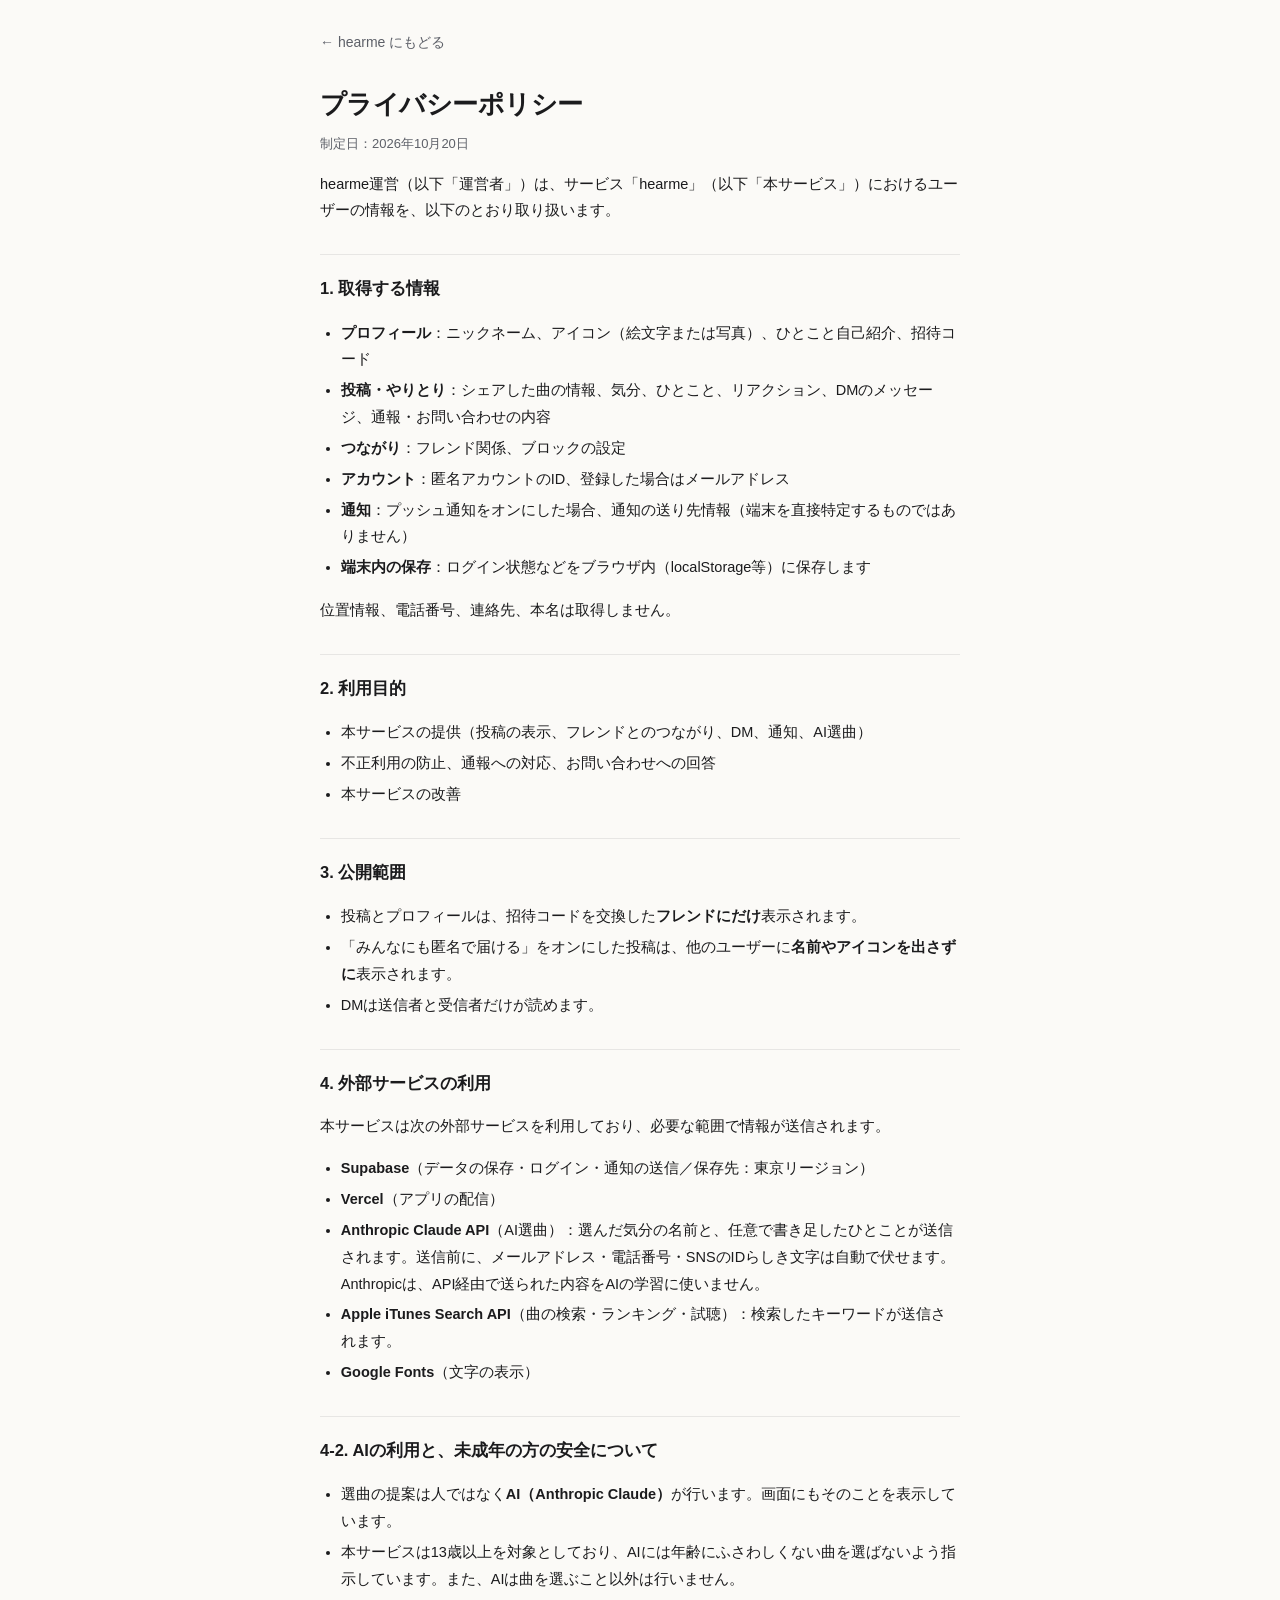
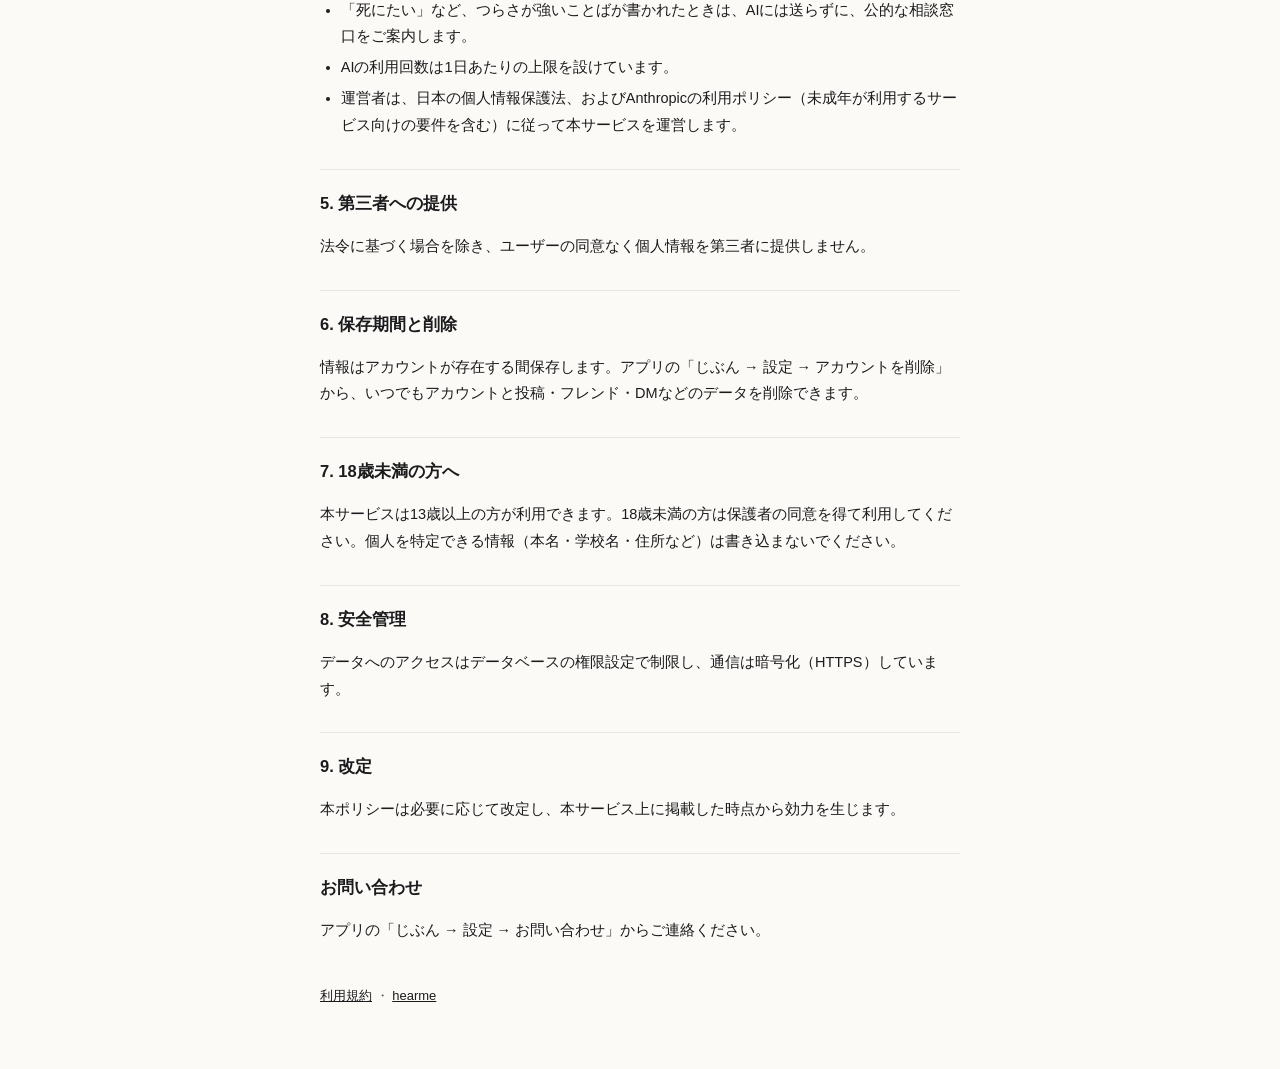
<file: privacy.html>
<!DOCTYPE html>
<html lang="ja">
<head>
<meta charset="UTF-8">
<meta name="viewport" content="width=device-width,initial-scale=1,viewport-fit=cover">
<meta name="theme-color" content="#070708">
<title>プライバシーポリシー | hearme</title>
<link rel="icon" type="image/png" href="/favicon-32.png">
<link rel="stylesheet" href="/legal.css">
</head>
<body>
<main>
  <a class="back" href="/">← hearme にもどる</a>
  <h1>プライバシーポリシー</h1>
  <p class="date">制定日：2026年10月20日</p>

  <p>hearme運営（以下「運営者」）は、サービス「hearme」（以下「本サービス」）におけるユーザーの情報を、以下のとおり取り扱います。</p>

  <h2>1. 取得する情報</h2>
  <ul>
    <li><strong>プロフィール</strong>：ニックネーム、アイコン（絵文字または写真）、ひとこと自己紹介、招待コード</li>
    <li><strong>投稿・やりとり</strong>：シェアした曲の情報、気分、ひとこと、リアクション、DMのメッセージ、通報・お問い合わせの内容</li>
    <li><strong>つながり</strong>：フレンド関係、ブロックの設定</li>
    <li><strong>アカウント</strong>：匿名アカウントのID、登録した場合はメールアドレス</li>
    <li><strong>通知</strong>：プッシュ通知をオンにした場合、通知の送り先情報（端末を直接特定するものではありません）</li>
    <li><strong>端末内の保存</strong>：ログイン状態などをブラウザ内（localStorage等）に保存します</li>
  </ul>
  <p>位置情報、電話番号、連絡先、本名は取得しません。</p>

  <h2>2. 利用目的</h2>
  <ul>
    <li>本サービスの提供（投稿の表示、フレンドとのつながり、DM、通知、AI選曲）</li>
    <li>不正利用の防止、通報への対応、お問い合わせへの回答</li>
    <li>本サービスの改善</li>
  </ul>

  <h2>3. 公開範囲</h2>
  <ul>
    <li>投稿とプロフィールは、招待コードを交換した<strong>フレンドにだけ</strong>表示されます。</li>
    <li>「みんなにも匿名で届ける」をオンにした投稿は、他のユーザーに<strong>名前やアイコンを出さずに</strong>表示されます。</li>
    <li>DMは送信者と受信者だけが読めます。</li>
  </ul>

  <h2>4. 外部サービスの利用</h2>
  <p>本サービスは次の外部サービスを利用しており、必要な範囲で情報が送信されます。</p>
  <ul>
    <li><strong>Supabase</strong>（データの保存・ログイン・通知の送信／保存先：東京リージョン）</li>
    <li><strong>Vercel</strong>（アプリの配信）</li>
    <li><strong>Anthropic Claude API</strong>（AI選曲）：選んだ気分の名前と、任意で書き足したひとことが送信されます。送信前に、メールアドレス・電話番号・SNSのIDらしき文字は自動で伏せます。Anthropicは、API経由で送られた内容をAIの学習に使いません。</li>
    <li><strong>Apple iTunes Search API</strong>（曲の検索・ランキング・試聴）：検索したキーワードが送信されます。</li>
    <li><strong>Google Fonts</strong>（文字の表示）</li>
  </ul>

  <h2>4-2. AIの利用と、未成年の方の安全について</h2>
  <ul>
    <li>選曲の提案は人ではなく<strong>AI（Anthropic Claude）</strong>が行います。画面にもそのことを表示しています。</li>
    <li>本サービスは13歳以上を対象としており、AIには年齢にふさわしくない曲を選ばないよう指示しています。また、AIは曲を選ぶこと以外は行いません。</li>
    <li>「死にたい」など、つらさが強いことばが書かれたときは、AIには送らずに、公的な相談窓口をご案内します。</li>
    <li>AIの利用回数は1日あたりの上限を設けています。</li>
    <li>運営者は、日本の個人情報保護法、およびAnthropicの利用ポリシー（未成年が利用するサービス向けの要件を含む）に従って本サービスを運営します。</li>
  </ul>

  <h2>5. 第三者への提供</h2>
  <p>法令に基づく場合を除き、ユーザーの同意なく個人情報を第三者に提供しません。</p>

  <h2>6. 保存期間と削除</h2>
  <p>情報はアカウントが存在する間保存します。アプリの「じぶん → 設定 → アカウントを削除」から、いつでもアカウントと投稿・フレンド・DMなどのデータを削除できます。</p>

  <h2>7. 18歳未満の方へ</h2>
  <p>本サービスは13歳以上の方が利用できます。18歳未満の方は保護者の同意を得て利用してください。個人を特定できる情報（本名・学校名・住所など）は書き込まないでください。</p>

  <h2>8. 安全管理</h2>
  <p>データへのアクセスはデータベースの権限設定で制限し、通信は暗号化（HTTPS）しています。</p>

  <h2>9. 改定</h2>
  <p>本ポリシーは必要に応じて改定し、本サービス上に掲載した時点から効力を生じます。</p>

  <h2>お問い合わせ</h2>
  <p>アプリの「じぶん → 設定 → お問い合わせ」からご連絡ください。</p>

  <p class="foot"><a href="/terms.html">利用規約</a> ・ <a href="/">hearme</a></p>
</main>
</body>
</html>
</file>
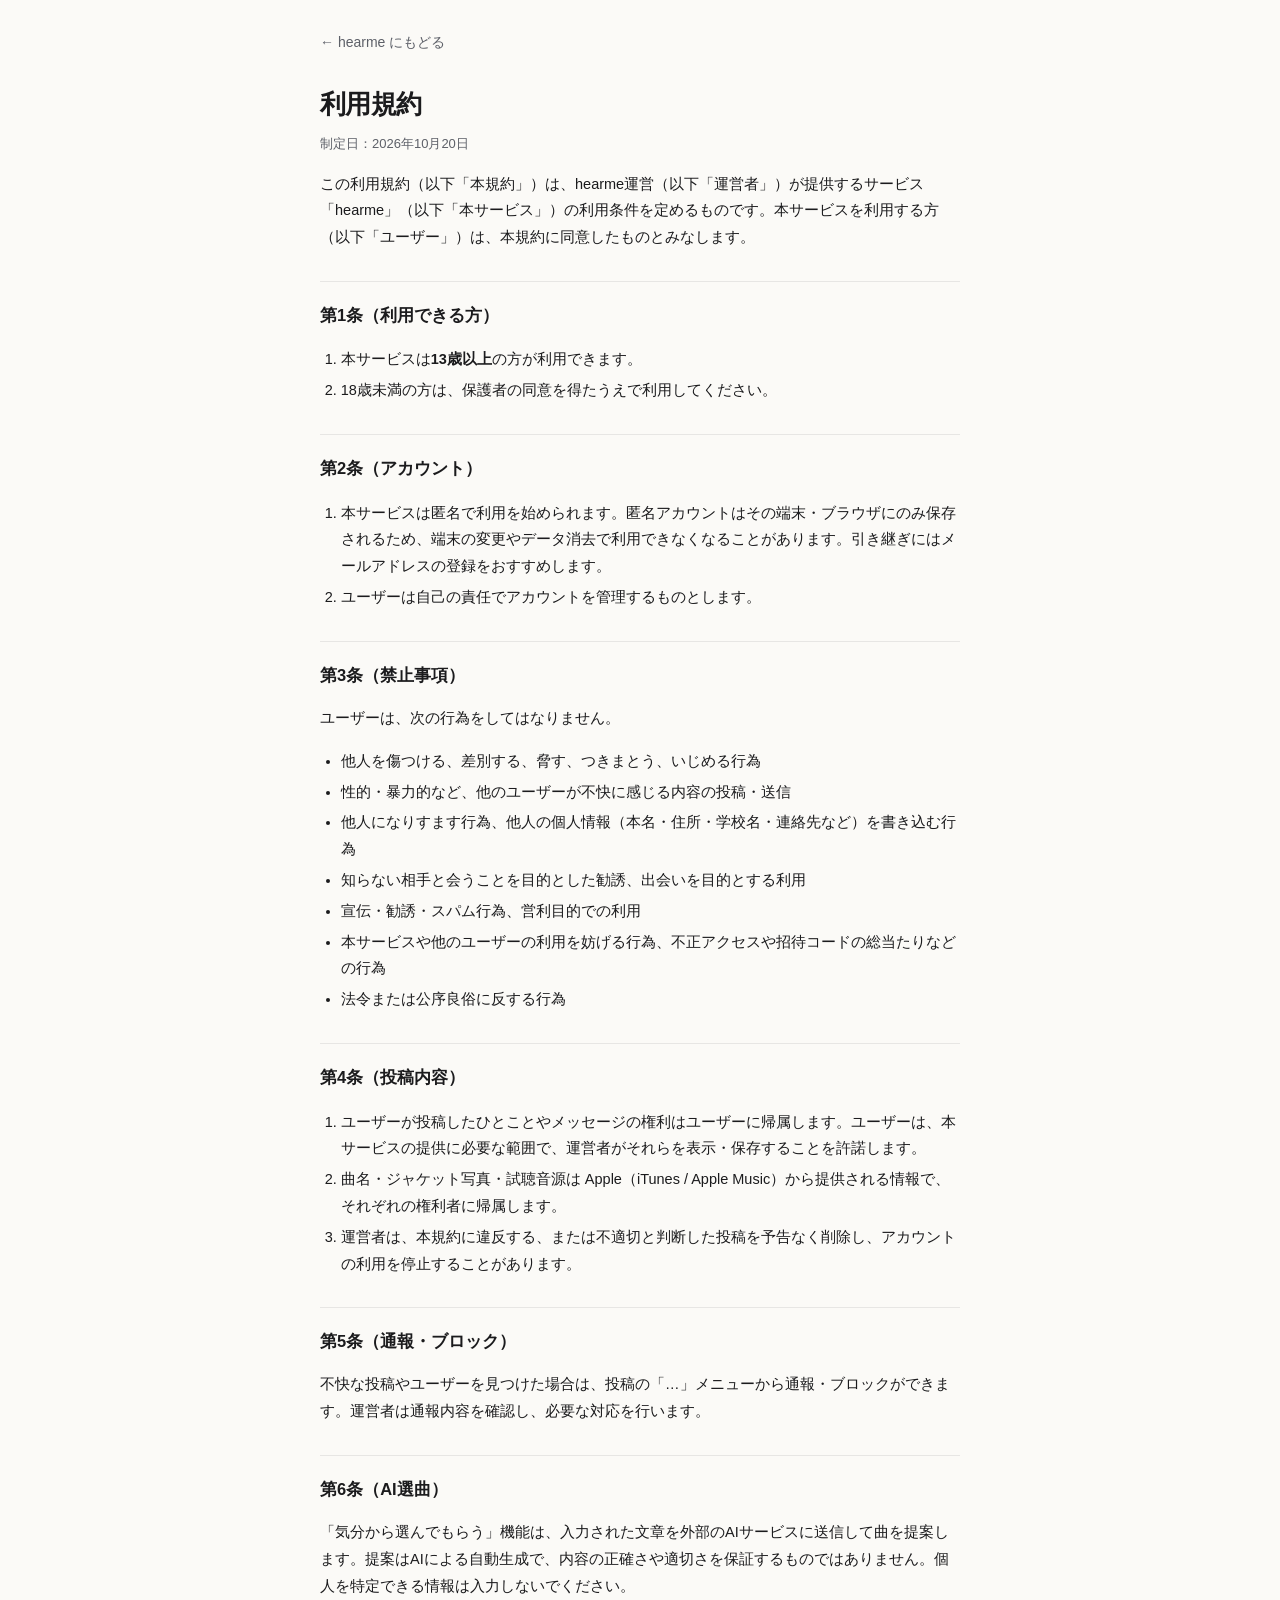
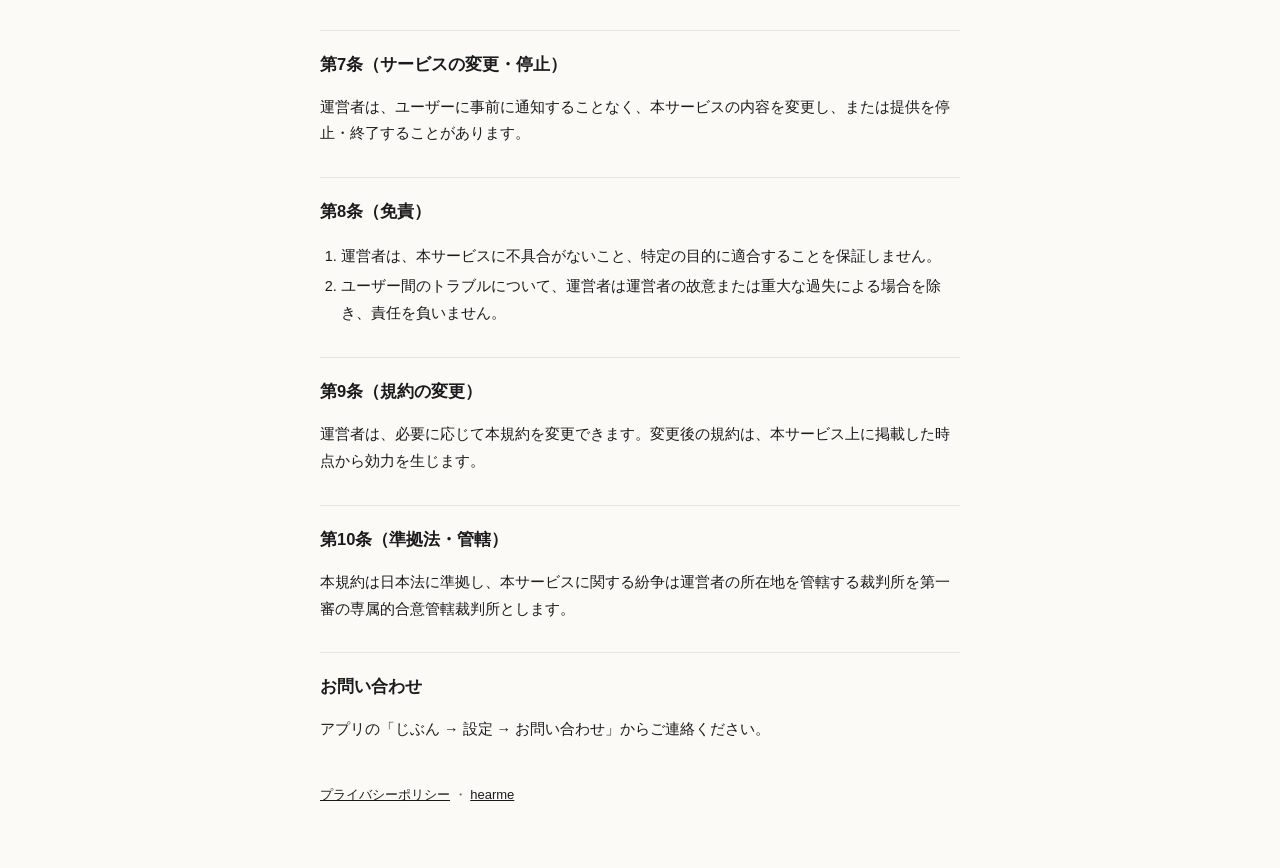
<file: terms.html>
<!DOCTYPE html>
<html lang="ja">
<head>
<meta charset="UTF-8">
<meta name="viewport" content="width=device-width,initial-scale=1,viewport-fit=cover">
<meta name="theme-color" content="#070708">
<title>利用規約 | hearme</title>
<link rel="icon" type="image/png" href="/favicon-32.png">
<link rel="stylesheet" href="/legal.css">
</head>
<body>
<main>
  <a class="back" href="/">← hearme にもどる</a>
  <h1>利用規約</h1>
  <p class="date">制定日：2026年10月20日</p>

  <p>この利用規約（以下「本規約」）は、hearme運営（以下「運営者」）が提供するサービス「hearme」（以下「本サービス」）の利用条件を定めるものです。本サービスを利用する方（以下「ユーザー」）は、本規約に同意したものとみなします。</p>

  <h2>第1条（利用できる方）</h2>
  <ol>
    <li>本サービスは<strong>13歳以上</strong>の方が利用できます。</li>
    <li>18歳未満の方は、保護者の同意を得たうえで利用してください。</li>
  </ol>

  <h2>第2条（アカウント）</h2>
  <ol>
    <li>本サービスは匿名で利用を始められます。匿名アカウントはその端末・ブラウザにのみ保存されるため、端末の変更やデータ消去で利用できなくなることがあります。引き継ぎにはメールアドレスの登録をおすすめします。</li>
    <li>ユーザーは自己の責任でアカウントを管理するものとします。</li>
  </ol>

  <h2>第3条（禁止事項）</h2>
  <p>ユーザーは、次の行為をしてはなりません。</p>
  <ul>
    <li>他人を傷つける、差別する、脅す、つきまとう、いじめる行為</li>
    <li>性的・暴力的など、他のユーザーが不快に感じる内容の投稿・送信</li>
    <li>他人になりすます行為、他人の個人情報（本名・住所・学校名・連絡先など）を書き込む行為</li>
    <li>知らない相手と会うことを目的とした勧誘、出会いを目的とする利用</li>
    <li>宣伝・勧誘・スパム行為、営利目的での利用</li>
    <li>本サービスや他のユーザーの利用を妨げる行為、不正アクセスや招待コードの総当たりなどの行為</li>
    <li>法令または公序良俗に反する行為</li>
  </ul>

  <h2>第4条（投稿内容）</h2>
  <ol>
    <li>ユーザーが投稿したひとことやメッセージの権利はユーザーに帰属します。ユーザーは、本サービスの提供に必要な範囲で、運営者がそれらを表示・保存することを許諾します。</li>
    <li>曲名・ジャケット写真・試聴音源は Apple（iTunes / Apple Music）から提供される情報で、それぞれの権利者に帰属します。</li>
    <li>運営者は、本規約に違反する、または不適切と判断した投稿を予告なく削除し、アカウントの利用を停止することがあります。</li>
  </ol>

  <h2>第5条（通報・ブロック）</h2>
  <p>不快な投稿やユーザーを見つけた場合は、投稿の「…」メニューから通報・ブロックができます。運営者は通報内容を確認し、必要な対応を行います。</p>

  <h2>第6条（AI選曲）</h2>
  <p>「気分から選んでもらう」機能は、入力された文章を外部のAIサービスに送信して曲を提案します。提案はAIによる自動生成で、内容の正確さや適切さを保証するものではありません。個人を特定できる情報は入力しないでください。</p>

  <h2>第7条（サービスの変更・停止）</h2>
  <p>運営者は、ユーザーに事前に通知することなく、本サービスの内容を変更し、または提供を停止・終了することがあります。</p>

  <h2>第8条（免責）</h2>
  <ol>
    <li>運営者は、本サービスに不具合がないこと、特定の目的に適合することを保証しません。</li>
    <li>ユーザー間のトラブルについて、運営者は運営者の故意または重大な過失による場合を除き、責任を負いません。</li>
  </ol>

  <h2>第9条（規約の変更）</h2>
  <p>運営者は、必要に応じて本規約を変更できます。変更後の規約は、本サービス上に掲載した時点から効力を生じます。</p>

  <h2>第10条（準拠法・管轄）</h2>
  <p>本規約は日本法に準拠し、本サービスに関する紛争は運営者の所在地を管轄する裁判所を第一審の専属的合意管轄裁判所とします。</p>

  <h2>お問い合わせ</h2>
  <p>アプリの「じぶん → 設定 → お問い合わせ」からご連絡ください。</p>

  <p class="foot"><a href="/privacy.html">プライバシーポリシー</a> ・ <a href="/">hearme</a></p>
</main>
</body>
</html>
</file>
<file: legal.css>
:root{--bg:#070708;--tx:#eceae7;--tx2:#8a8d95;--cr:#e9e4d8;--ln:rgba(255,255,255,.08);}
@media (prefers-color-scheme: light){:root:not([data-theme="dark"]){--bg:#fbfaf7;--tx:#1b1b1d;--tx2:#5d6068;--cr:#1b1b1d;--ln:rgba(0,0,0,.08);}}
*{box-sizing:border-box;}
html,body{margin:0;background:var(--bg);color:var(--tx);}
body{font-family:'DM Sans',-apple-system,BlinkMacSystemFont,'Hiragino Sans','Noto Sans JP',sans-serif;line-height:1.85;-webkit-font-smoothing:antialiased;}
main{max-width:680px;margin:0 auto;padding:calc(env(safe-area-inset-top,0px) + 24px) 20px calc(env(safe-area-inset-bottom,0px) + 48px);}
h1{font-size:26px;letter-spacing:-.02em;margin:18px 0 4px;}
h2{font-size:16.5px;margin:30px 0 8px;padding-top:18px;border-top:1px solid var(--ln);}
p,li{font-size:14.5px;}
ul,ol{padding-left:1.3em;}
li{margin:4px 0;}
.date{color:var(--tx2);font-size:13px;margin-top:0;}
.back{display:inline-block;color:var(--tx2);text-decoration:none;font-size:14px;padding:6px 0;}
a{color:var(--cr);}
.foot{margin-top:40px;color:var(--tx2);font-size:13px;}
</file>
